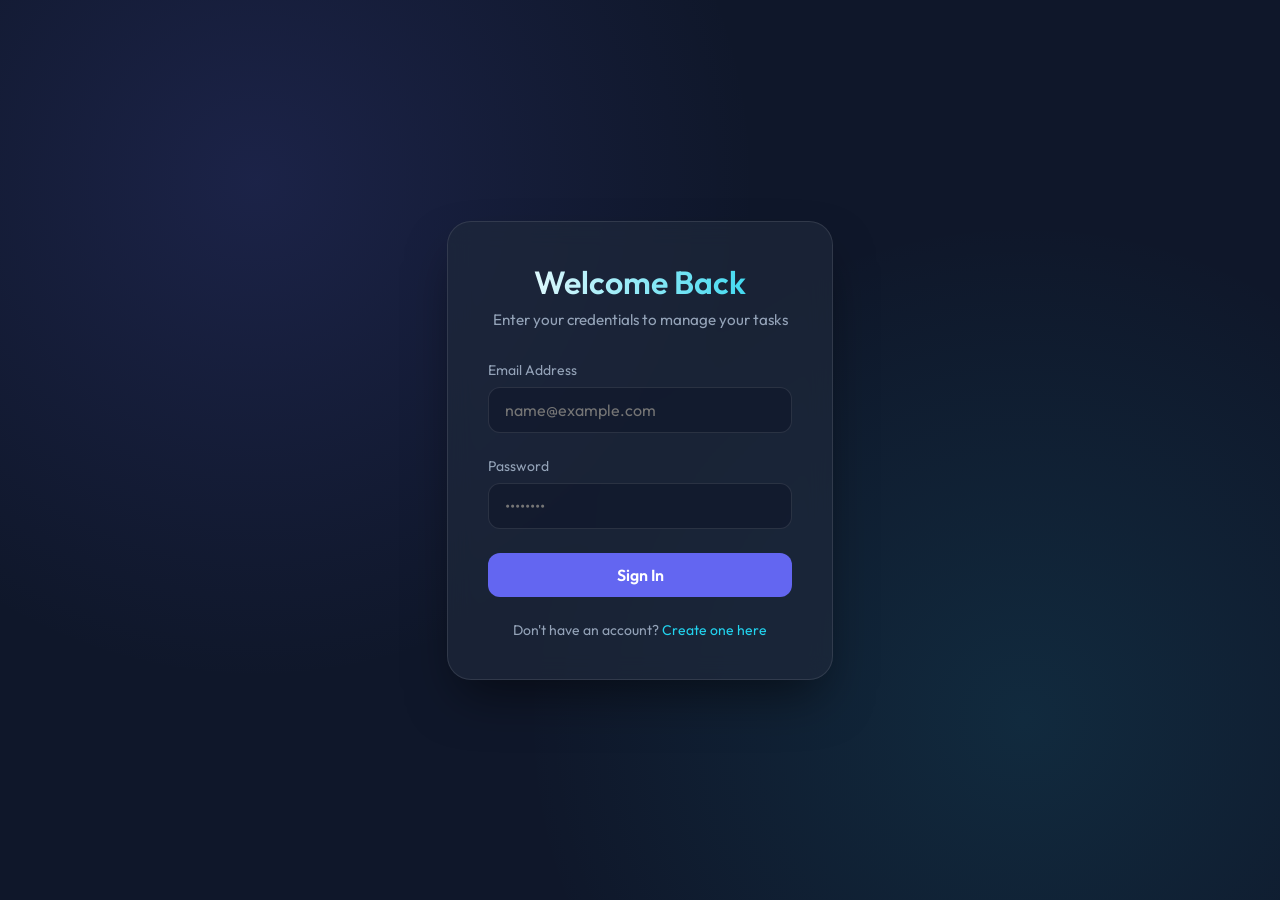
<file: frontend/index.html>
<!DOCTYPE html>
<html lang="en">
<head>
    <meta charset="UTF-8">
    <meta name="viewport" content="width=device-width, initial-scale=1.0">
    <title>Login | To-Do Elite</title>
    <meta name="description" content="Secure login for your personal to-do list manager.">
    <link rel="stylesheet" href="style.css">
</head>
<body>
    <div class="container">
        <div class="glass-card">
            <h1>Welcome Back</h1>
            <p class="subtitle">Enter your credentials to manage your tasks</p>
            
            <form id="loginForm">
                <div class="form-group">
                    <label for="email">Email Address</label>
                    <input type="email" id="email" placeholder="name@example.com" required>
                </div>
                <div class="form-group">
                    <label for="password">Password</label>
                    <input type="password" id="password" placeholder="••••••••" required>
                </div>
                <button type="submit" class="btn-primary" id="loginBtn">
                    <span class="btn-text-content">Sign In</span>
                </button>
            </form>
            
            <p style="text-align: center; margin-top: 1.5rem; font-size: 0.875rem; color: var(--text-muted);">
                Don't have an account? <a href="signup.html" style="color: var(--accent); text-decoration: none;">Create one here</a>
            </p>
        </div>
    </div>

    <div id="toast"></div>

    <script src="js/script.js"></script>
    <script>
        document.getElementById('loginForm').addEventListener('submit', async (e) => {
            e.preventDefault();
            const email = document.getElementById('email').value;
            const password = document.getElementById('password').value;
            
            const btn = document.getElementById('loginBtn');
            const btnText = btn.querySelector('.btn-text-content');
            btnText.textContent = 'Authenticating...';
            btn.disabled = true;

            try {
                const user = AuthService.login(email, password);
                showToast('Welcome back, ' + user.name + '!', 'success');
                setTimeout(() => window.location.href = 'dashboard.html', 1000);
            } catch (err) {
                showToast(err.message || 'Invalid credentials', 'error');
                btnText.textContent = 'Sign In';
                btn.disabled = false;
            }
        });

        function showToast(message, type) {
            const toast = document.getElementById('toast');
            toast.textContent = message;
            toast.style.borderColor = type === 'success' ? 'var(--success)' : 'var(--danger)'; 
            toast.classList.add('show');
            setTimeout(() => toast.classList.remove('show'), 3000);
        }
    </script>
</body>
</html>
</file>
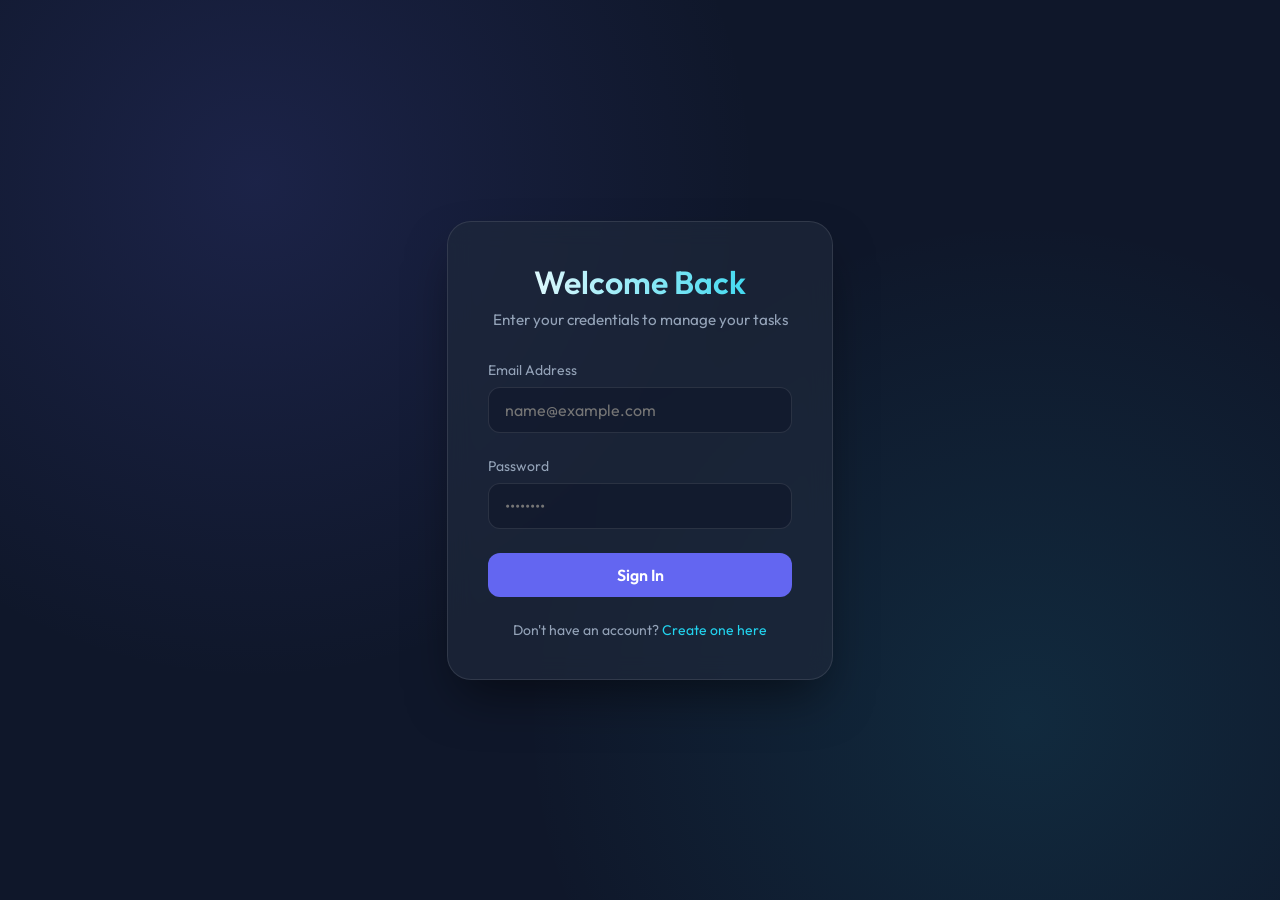
<file: frontend/dashboard.html>
<!DOCTYPE html>
<html lang="en">
<head>
    <meta charset="UTF-8">
    <meta name="viewport" content="width=device-width, initial-scale=1.0">
    <title>Dashboard | To-Do Elite</title>
    <link rel="stylesheet" href="style.css">
</head>
<body>
    <div class="container dashboard-container">
        <div class="glass-card">
            <header class="header-actions">
                <div class="user-info">
                    <h1>My Tasks</h1>
                    <p class="subtitle">Welcome back, <span id="userName">User</span></p>
                </div>
                <button class="logout-btn" id="logoutBtn">Logout</button>
            </header>

            <div class="todo-input-group">
                <input type="text" id="newTaskInput" placeholder="Add a new task..." maxlength="100">
                <button class="btn-primary" id="addTaskBtn" style="width: auto; padding: 0 1.5rem;">Add</button>
            </div>

            <div class="filter-group" style="display: flex; gap: 0.5rem; margin-bottom: 1.5rem;">
                <button class="filter-btn active" data-filter="all" style="width: auto; padding: 0.4rem 1rem; font-size: 0.8rem; background: rgba(255,255,255,0.05);">All</button>
                <button class="filter-btn" data-filter="pending" style="width: auto; padding: 0.4rem 1rem; font-size: 0.8rem; background: rgba(255,255,255,0.05);">Pending</button>
                <button class="filter-btn" data-filter="completed" style="width: auto; padding: 0.4rem 1rem; font-size: 0.8rem; background: rgba(255,255,255,0.05);">Completed</button>
            </div>

            <div class="spinner" id="loader"></div>
            <div id="todoList">
                <!-- Tasks will be injected here -->
            </div>

            <div class="empty-state" id="emptyState" style="display: none;">
                <p>No tasks found. Start by adding one!</p>
            </div>
        </div>
    </div>

    <div id="toast"></div>

    <script src="js/script.js"></script>
</body>
</html>
</file>
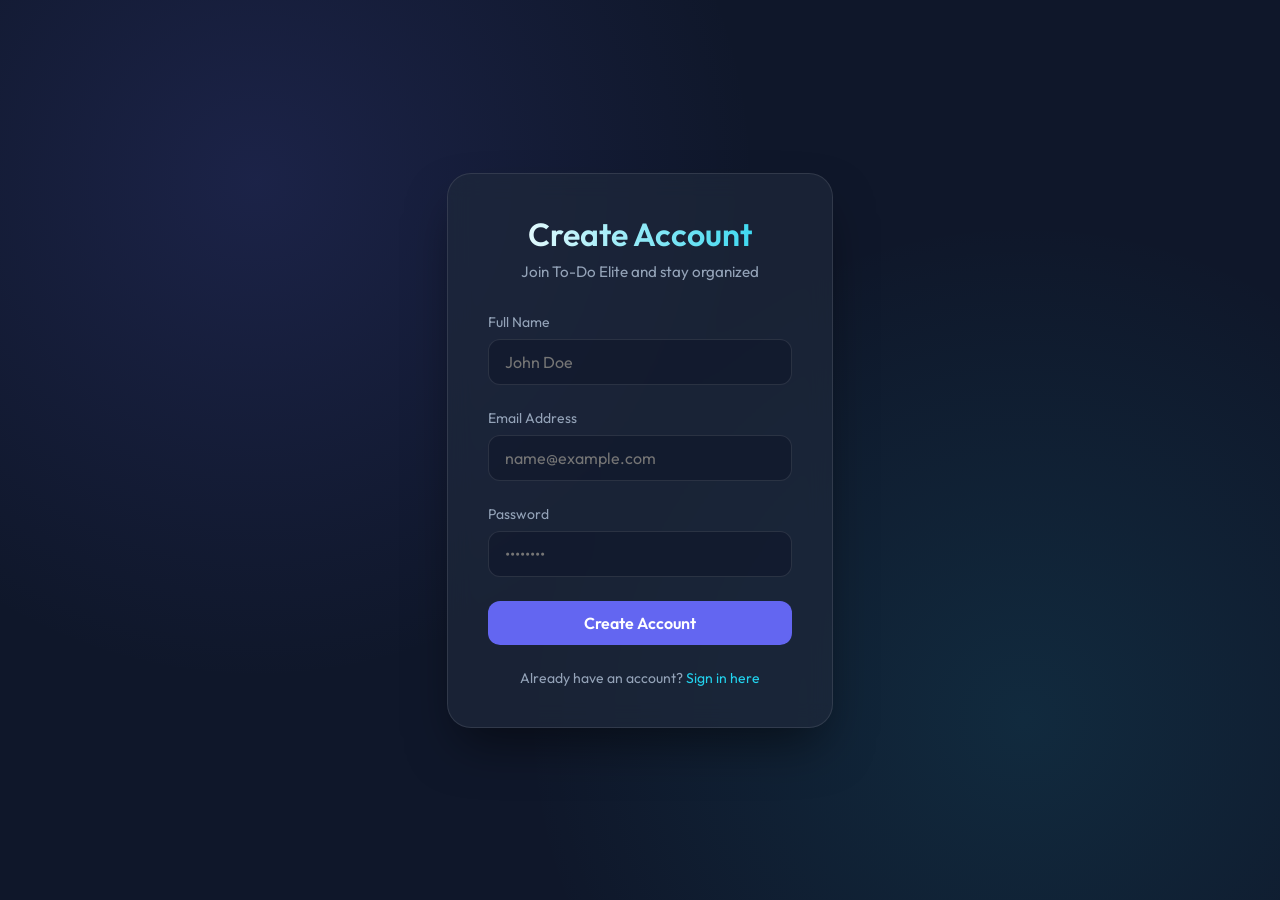
<file: frontend/signup.html>
<!DOCTYPE html>
<html lang="en">
<head>
    <meta charset="UTF-8">
    <meta name="viewport" content="width=device-width, initial-scale=1.0">
    <title>Sign Up | To-Do Elite</title>
    <meta name="description" content="Join To-Do Elite and start managing your tasks with ease.">
    <link rel="stylesheet" href="style.css">
</head>
<body>
    <div class="container">
        <div class="glass-card">
            <h1>Create Account</h1>
            <p class="subtitle">Join To-Do Elite and stay organized</p>
            
            <form id="signupForm">
                <div class="form-group">
                    <label for="name">Full Name</label>
                    <input type="text" id="name" placeholder="John Doe" required>
                </div>
                <div class="form-group">
                    <label for="email">Email Address</label>
                    <input type="email" id="email" placeholder="name@example.com" required>
                </div>
                <div class="form-group">
                    <label for="password">Password</label>
                    <input type="password" id="password" placeholder="••••••••" required>
                </div>
                <button type="submit" class="btn-primary" id="signupBtn">
                    <span class="btn-text-content">Create Account</span>
                </button>
            </form>
            
            <p style="text-align: center; margin-top: 1.5rem; font-size: 0.875rem; color: var(--text-muted);">
                Already have an account? <a href="index.html" style="color: var(--accent); text-decoration: none;">Sign in here</a>
            </p>
        </div>
    </div>

    <div id="toast"></div>

    <script src="js/script.js"></script>
    <script>
        document.getElementById('signupForm').addEventListener('submit', async (e) => {
            e.preventDefault();
            const name = document.getElementById('name').value;
            const email = document.getElementById('email').value;
            const password = document.getElementById('password').value;
            
            const btn = document.getElementById('signupBtn');
            const btnText = btn.querySelector('.btn-text-content');
            btnText.textContent = 'Creating Account...';
            btn.disabled = true;

            try {
                AuthService.signup(name, email, password);
                showToast('Account created successfully!', 'success');
                setTimeout(() => window.location.href = 'index.html', 1500);
            } catch (err) {
                showToast(err.message || 'Signup failed', 'error');
                btnText.textContent = 'Create Account';
                btn.disabled = false;
            }
        });

        function showToast(message, type) {
            const toast = document.getElementById('toast');
            toast.textContent = message;
            toast.style.borderColor = type === 'success' ? 'var(--success)' : 'var(--danger)'; 
            toast.classList.add('show');
            setTimeout(() => toast.classList.remove('show'), 3000);
        }
    </script>
</body>
</html>
</file>
<file: frontend/style.css>
@import url('https://fonts.googleapis.com/css2?family=Outfit:wght@300;400;600&display=swap');

:root {
    --primary: #6366f1;
    --primary-hover: #4f46e5;
    --bg-dark: #0f172a;
    --card-bg: rgba(30, 41, 59, 0.7);
    --text-main: #f8fafc;
    --text-muted: #94a3b8;
    --accent: #22d3ee;
    --danger: #ef4444;
    --success: #10b981;
    --glass: rgba(255, 255, 255, 0.05);
    --glass-border: rgba(255, 255, 255, 0.1);
}

* {
    margin: 0;
    padding: 0;
    box-sizing: border-box;
    font-family: 'Outfit', sans-serif;
}

body {
    background-color: var(--bg-dark);
    background-image: 
        radial-gradient(circle at 20% 20%, rgba(99, 102, 241, 0.15) 0%, transparent 40%),
        radial-gradient(circle at 80% 80%, rgba(34, 211, 238, 0.1) 0%, transparent 40%);
    color: var(--text-main);
    min-height: 100vh;
    display: flex;
    justify-content: center;
    align-items: center;
    overflow-x: hidden;
}

.container {
    width: 100%;
    max-width: 450px;
    padding: 2rem;
    z-index: 10;
}

.glass-card {
    background: var(--card-bg);
    backdrop-filter: blur(12px);
    border: 1px solid var(--glass-border);
    border-radius: 24px;
    padding: 2.5rem;
    box-shadow: 0 25px 50px -12px rgba(0, 0, 0, 0.5);
    animation: fadeIn 0.6s ease-out;
}

@keyframes fadeIn {
    from { opacity: 0; transform: translateY(20px); }
    to { opacity: 1; transform: translateY(0); }
}

h1 {
    font-size: 2rem;
    font-weight: 600;
    margin-bottom: 0.5rem;
    text-align: center;
    background: linear-gradient(to right, #fff, var(--accent));
    -webkit-background-clip: text;
    -webkit-text-fill-color: transparent;
}

p.subtitle {
    color: var(--text-muted);
    text-align: center;
    margin-bottom: 2rem;
    font-size: 0.95rem;
}

.form-group {
    margin-bottom: 1.5rem;
}

label {
    display: block;
    margin-bottom: 0.5rem;
    color: var(--text-muted);
    font-size: 0.875rem;
}

input {
    width: 100%;
    background: rgba(15, 23, 42, 0.6);
    border: 1px solid var(--glass-border);
    border-radius: 12px;
    padding: 0.75rem 1rem;
    color: white;
    font-size: 1rem;
    transition: all 0.3s ease;
}

input:focus {
    outline: none;
    border-color: var(--primary);
    box-shadow: 0 0 0 2px rgba(99, 102, 241, 0.2);
}

button {
    width: 100%;
    padding: 0.75rem;
    border-radius: 12px;
    border: none;
    font-size: 1rem;
    font-weight: 600;
    cursor: pointer;
    transition: all 0.3s ease;
}

.btn-primary {
    background: var(--primary);
    color: white;
}

.btn-primary:hover {
    background: var(--primary-hover);
    transform: translateY(-1px);
    box-shadow: 0 10px 15px -3px rgba(99, 102, 241, 0.4);
}

.btn-text {
    background: transparent;
    color: var(--accent);
    margin-top: 1rem;
    font-size: 0.875rem;
}

.btn-text:hover {
    text-decoration: underline;
}

/* Dashboard Specific */
.dashboard-container {
    max-width: 800px;
    align-self: flex-start;
    margin-top: 4rem;
}

.header-actions {
    display: flex;
    justify-content: space-between;
    align-items: center;
    margin-bottom: 2rem;
}

.user-info span {
    color: var(--accent);
    font-weight: 600;
}

.logout-btn {
    width: auto;
    padding: 0.5rem 1rem;
    background: rgba(239, 68, 68, 0.1);
    color: var(--danger);
    border: 1px solid rgba(239, 68, 68, 0.2);
}

.logout-btn:hover {
    background: var(--danger);
    color: white;
}

.todo-input-group {
    display: flex;
    gap: 1rem;
    margin-bottom: 2rem;
}

.todo-input-group input {
    flex: 1;
}

.todo-item {
    background: rgba(255, 255, 255, 0.03);
    border: 1px solid var(--glass-border);
    border-radius: 12px;
    padding: 1rem;
    margin-bottom: 1rem;
    display: flex;
    align-items: center;
    gap: 1rem;
    transition: transform 0.2s ease;
}

.todo-item:hover {
    transform: translateX(5px);
    background: rgba(255, 255, 255, 0.05);
}

.todo-content {
    flex: 1;
    font-size: 1rem;
}

.todo-item.completed .todo-content {
    text-decoration: line-through;
    color: var(--text-muted);
}

.todo-actions {
    display: flex;
    gap: 0.5rem;
}

.icon-btn {
    background: transparent;
    width: 32px;
    height: 32px;
    display: flex;
    align-items: center;
    justify-content: center;
    border-radius: 8px;
    font-size: 1.2rem;
}

.check-btn { color: var(--success); }
.delete-btn { color: var(--danger); }
.edit-btn { color: var(--accent); }

.icon-btn:hover {
    background: rgba(255, 255, 255, 0.1);
}

/* Empty State */
.empty-state {
    text-align: center;
    padding: 3rem;
    color: var(--text-muted);
}

.spinner {
    width: 24px;
    height: 24px;
    border: 3px solid rgba(255, 255, 255, 0.1);
    border-top-color: var(--accent);
    border-radius: 50%;
    animation: spin 1s linear infinite;
    display: none;
    margin: 0 auto 1rem;
}

@keyframes spin {
    to { transform: rotate(360deg); }
}

#toast {
    position: fixed;
    bottom: 2rem;
    right: 2rem;
    padding: 1rem 2rem;
    border-radius: 12px;
    background: var(--card-bg);
    border: 1px solid var(--glass-border);
    color: white;
    transform: translateY(100px);
    transition: transform 0.3s cubic-bezier(0.175, 0.885, 0.32, 1.275);
    z-index: 1000;
}

#toast.show {
    transform: translateY(0);
}
</file>
